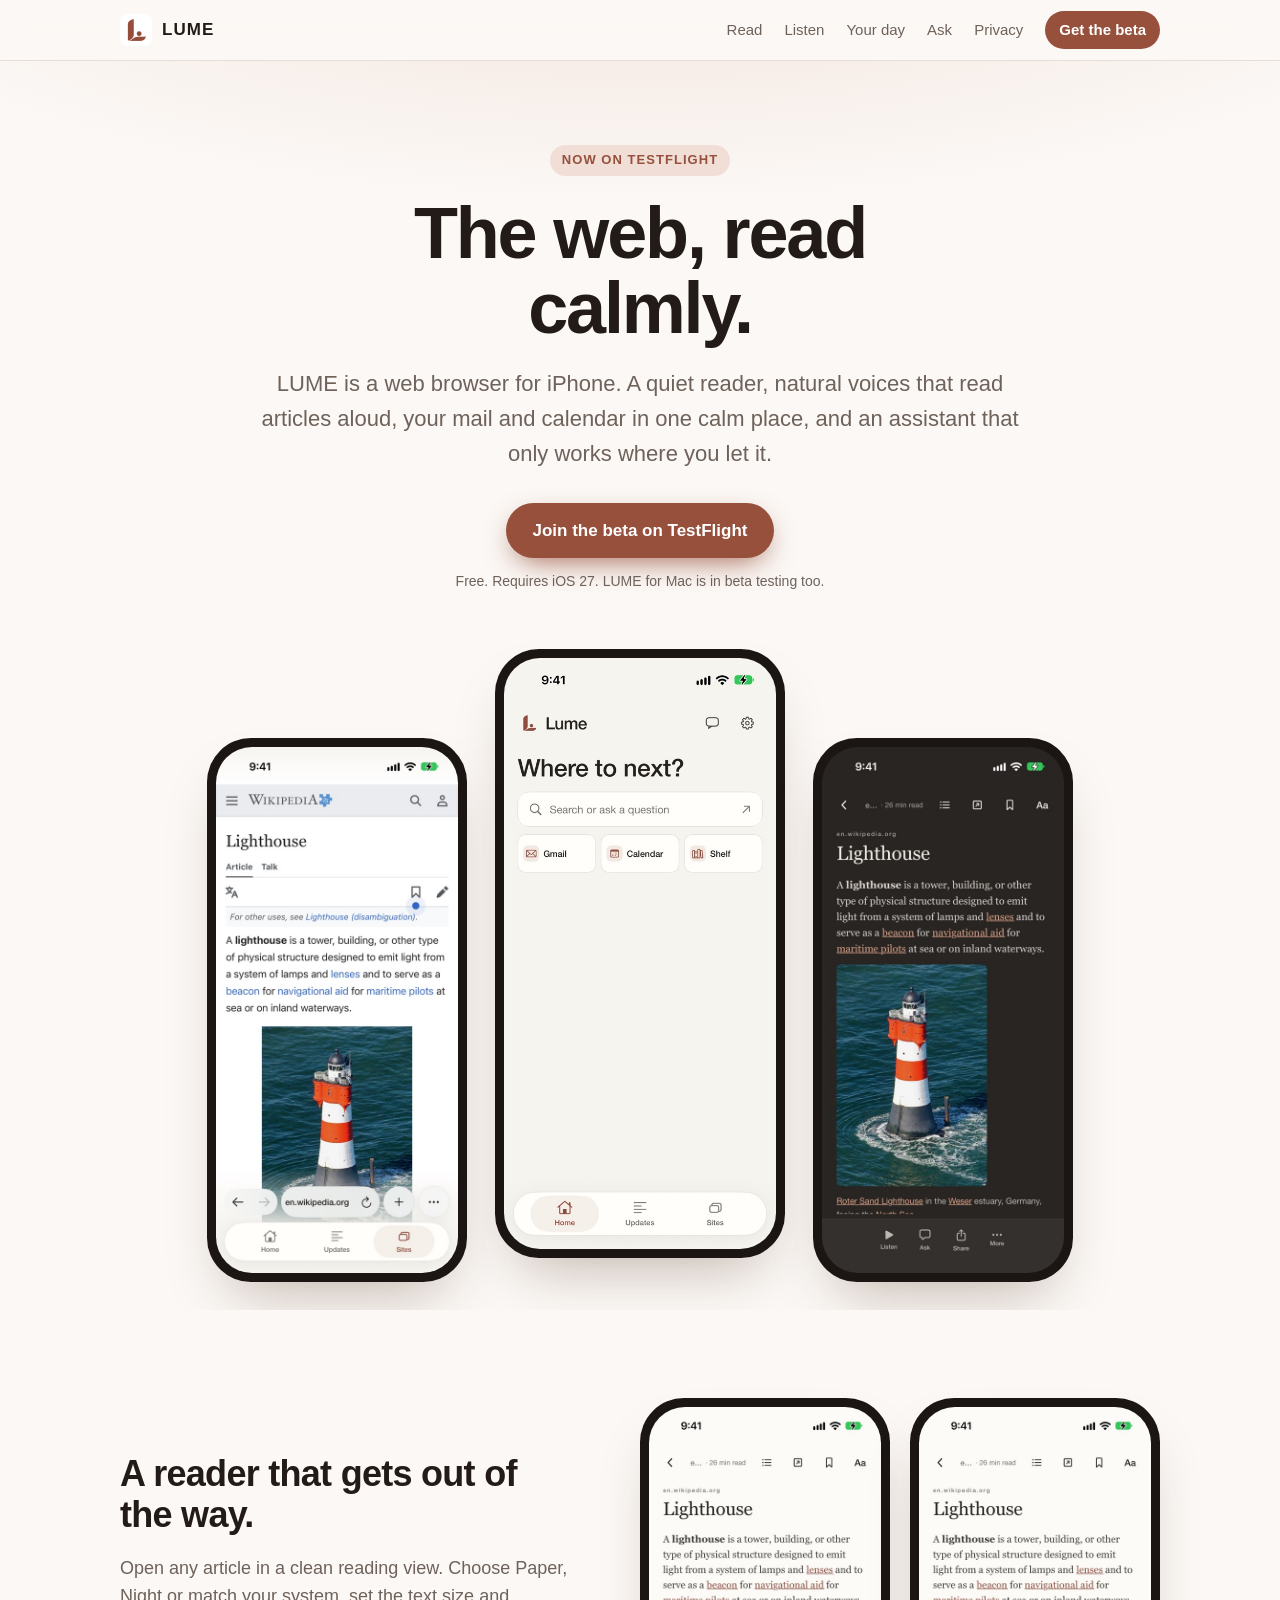
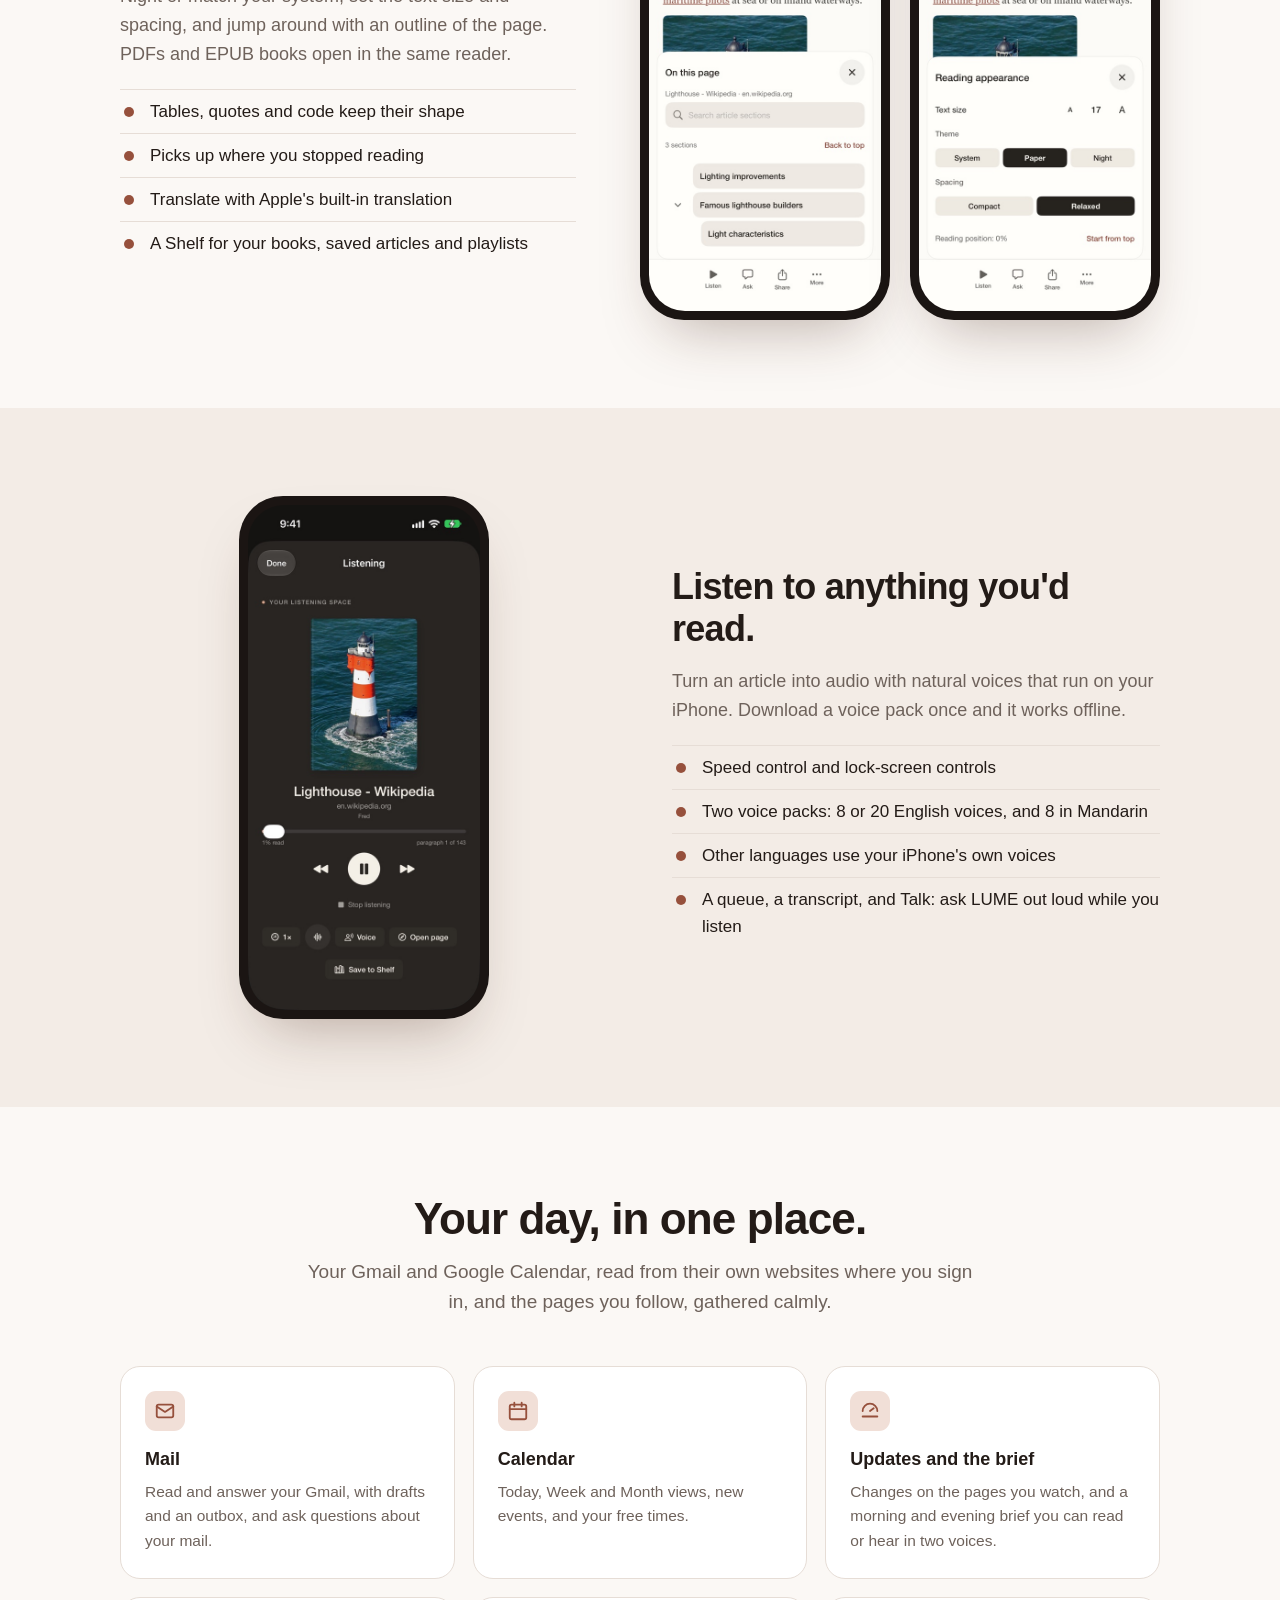
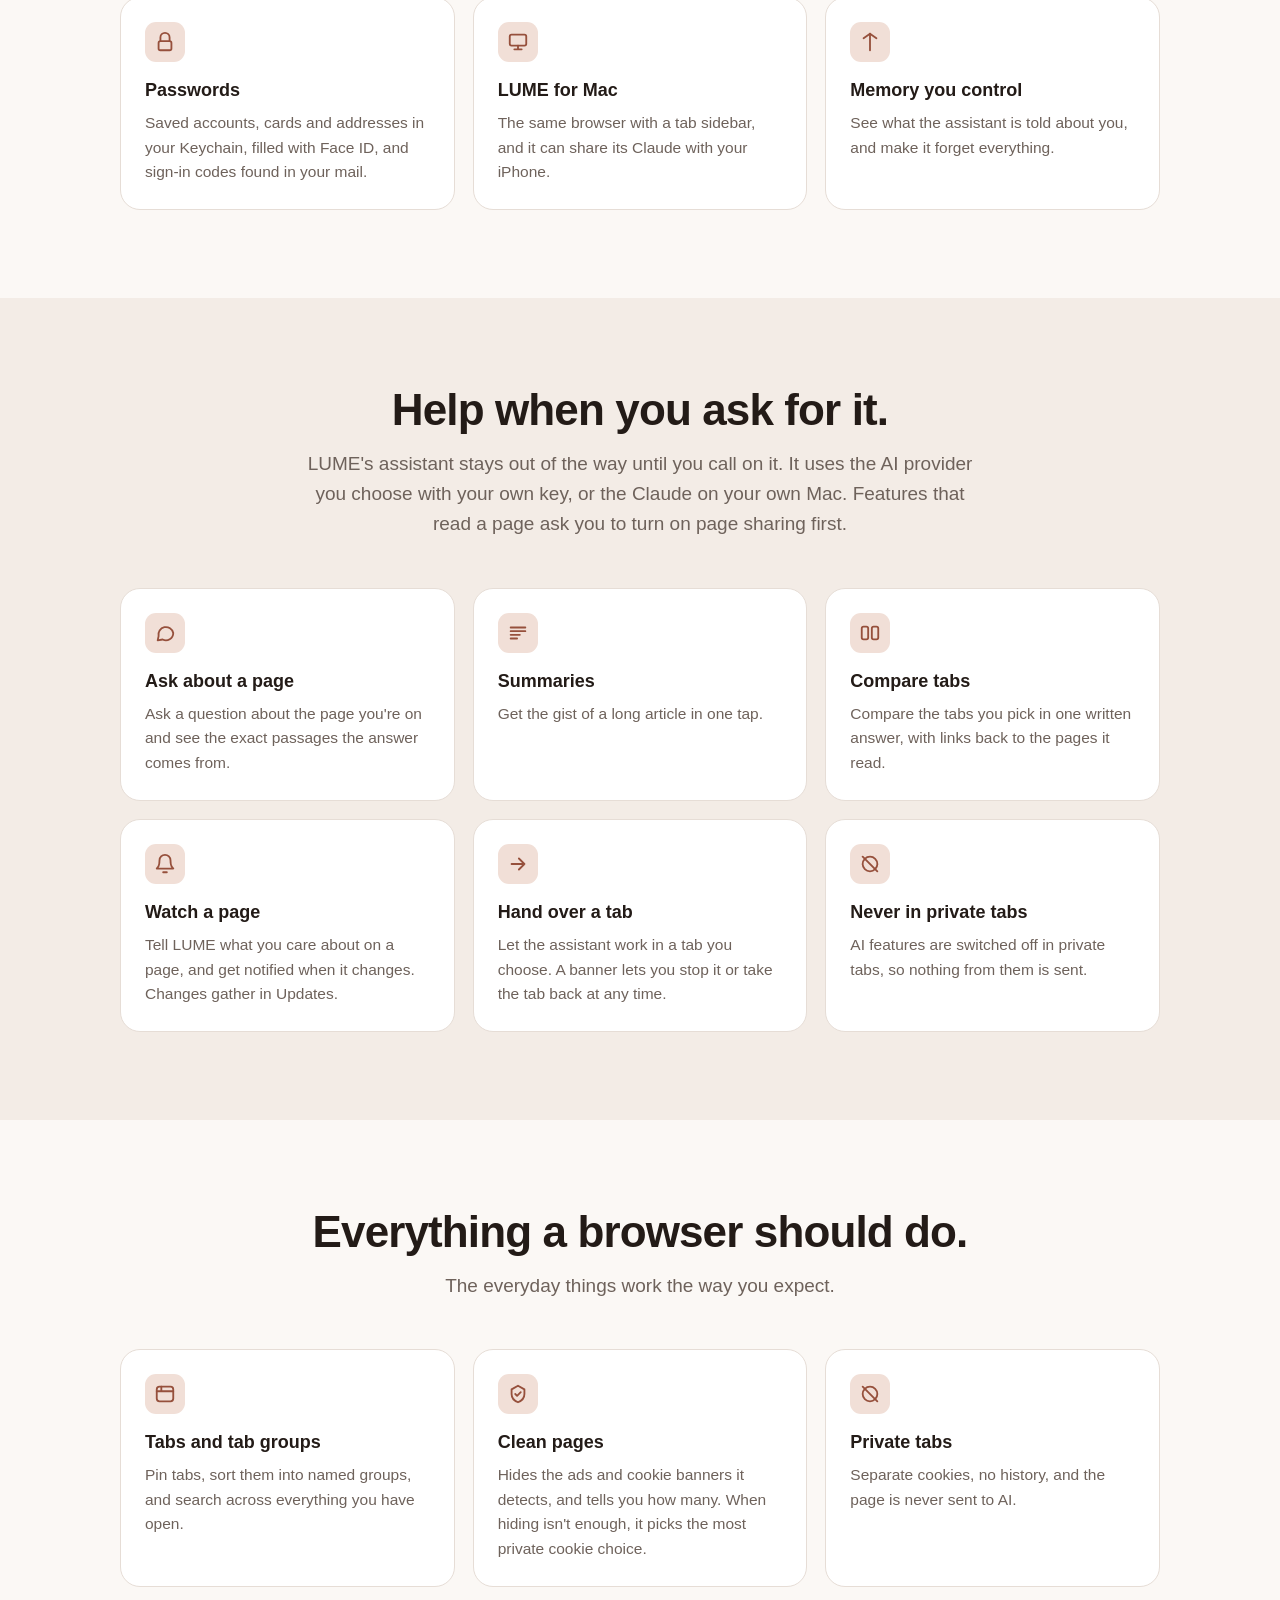
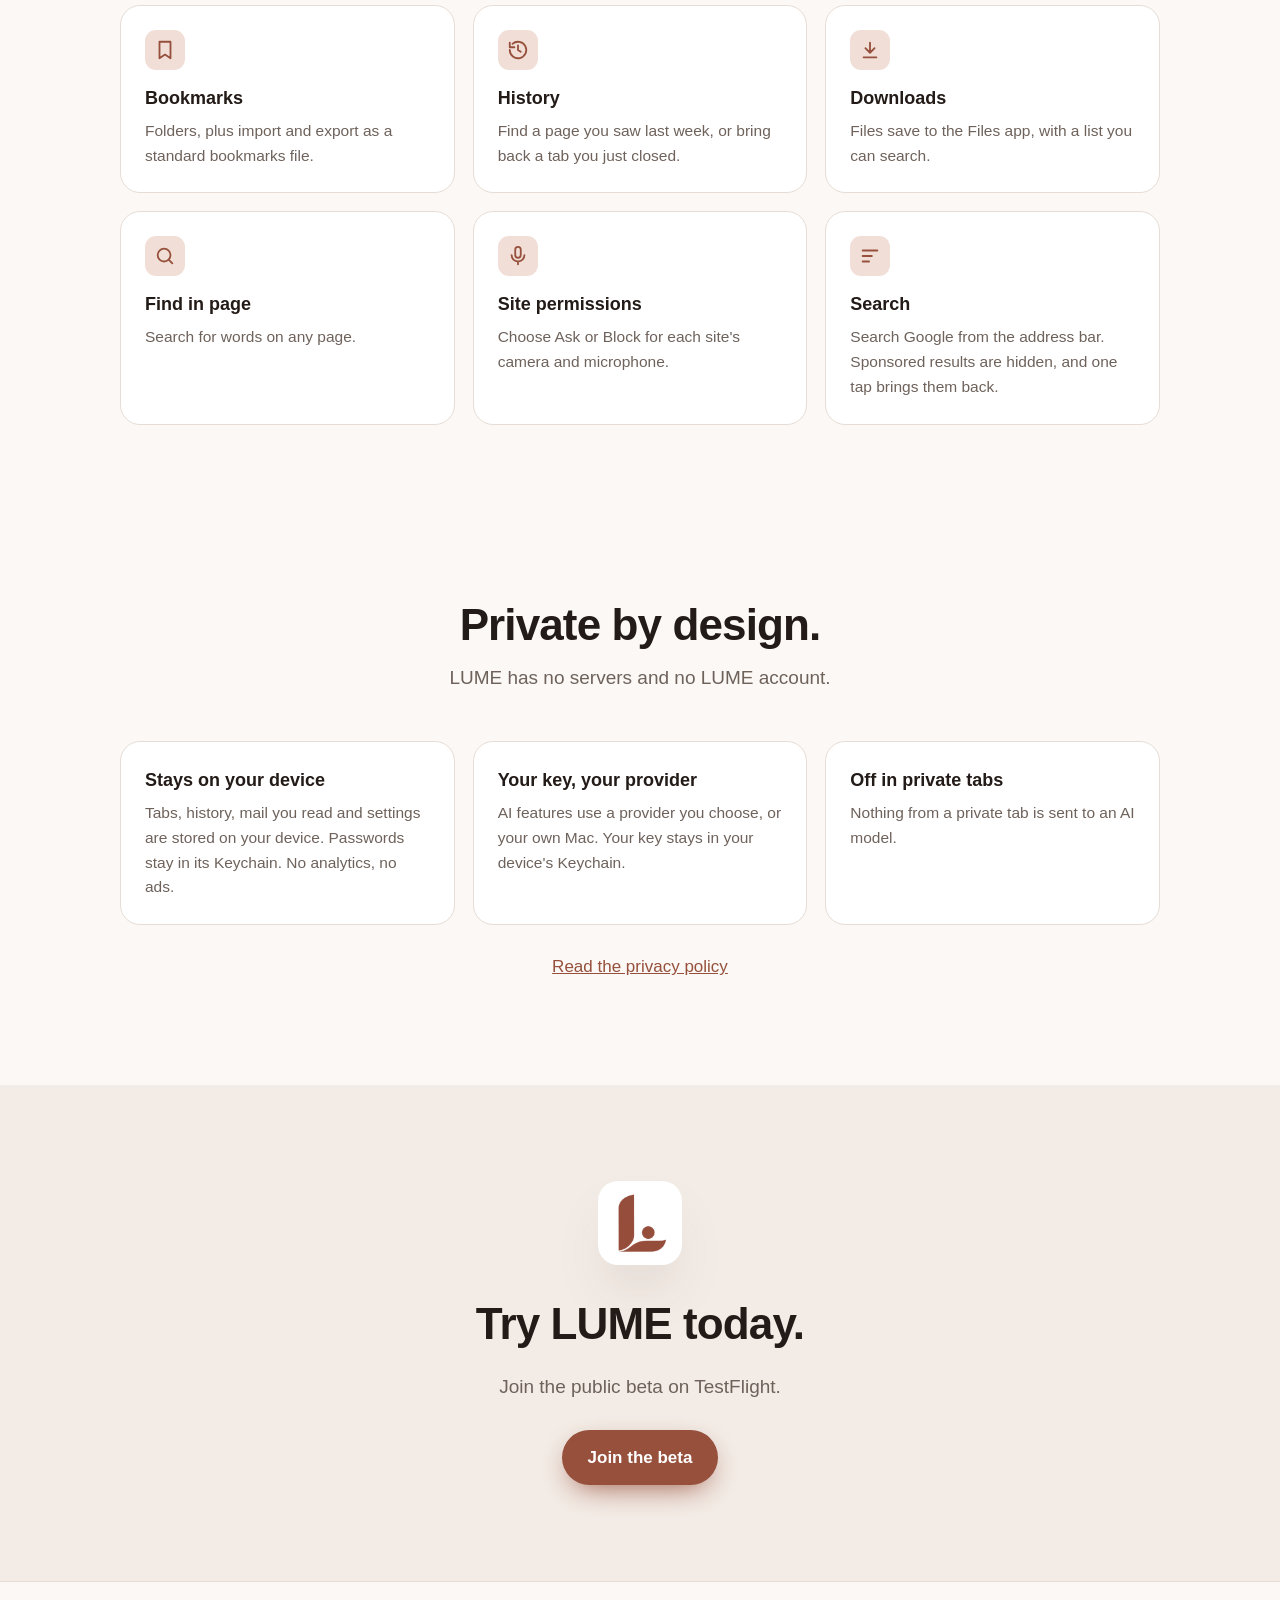
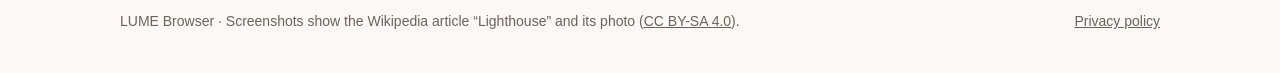
<file: index.html>
<!doctype html>
<html lang="en">
<head>
<meta charset="utf-8">
<meta name="viewport" content="width=device-width, initial-scale=1">
<title>LUME Browser</title>
<meta name="description" content="LUME is a web browser for iPhone and Mac with a calm reader, natural read-aloud voices, your Gmail and calendar, and an assistant that works only where you let it.">
<meta name="theme-color" content="#96503c">
<link rel="icon" href="logo.png">
<link rel="apple-touch-icon" href="logo.png">
<link rel="stylesheet" href="style.css">
</head>
<body>

<nav>
  <div class="wrap">
    <a class="brand" href="./"><img src="logo.png" alt="">LUME</a>
    <div class="links">
      <a href="#read">Read</a>
      <a href="#listen">Listen</a>
      <a href="#day">Your day</a>
      <a href="#ask">Ask</a>
      <a href="privacy.html">Privacy</a>
      <a class="pill" href="https://testflight.apple.com/join/erP8dkqD">Get the beta</a>
    </div>
  </div>
</nav>

<header class="hero">
  <div class="wrap">
    <span class="eyebrow">Now on TestFlight</span>
    <h1>The web, read calmly.</h1>
    <p class="lede">LUME is a web browser for iPhone. A quiet reader, natural voices that read articles aloud, your mail and calendar in one calm place, and an assistant that only works where you let it.</p>
    <a class="cta" href="https://testflight.apple.com/join/erP8dkqD">Join the beta on TestFlight</a>
    <span class="sub">Free. Requires iOS 27. LUME for Mac is in beta testing too.</span>

    <div class="phones">
      <div class="phone"><img src="shots/web.jpg" alt="A web page open in LUME"></div>
      <div class="phone"><img src="shots/home.jpg" alt="LUME's home screen"></div>
      <div class="phone"><img src="shots/reader-night.jpg" alt="An article in LUME's reader, Night theme"></div>
    </div>
  </div>
</header>

<section id="read">
  <div class="wrap split">
    <div class="copy">
      <h3>A reader that gets out of the way.</h3>
      <p>Open any article in a clean reading view. Choose Paper, Night or match your system, set the text size and spacing, and jump around with an outline of the page. PDFs and EPUB books open in the same reader.</p>
      <ul>
        <li>Tables, quotes and code keep their shape</li>
        <li>Picks up where you stopped reading</li>
        <li>Translate with Apple's built-in translation</li>
        <li>A Shelf for your books, saved articles and playlists</li>
      </ul>
    </div>
    <div class="shot">
      <div class="phone"><img src="shots/reader-outline.jpg" alt="The reader's page outline"></div>
      <div class="phone"><img src="shots/reader-controls.jpg" alt="Reading appearance controls"></div>
    </div>
  </div>
</section>

<section id="listen" class="alt">
  <div class="wrap split flip">
    <div class="copy">
      <h3>Listen to anything you'd read.</h3>
      <p>Turn an article into audio with natural voices that run on your iPhone. Download a voice pack once and it works offline.</p>
      <ul>
        <li>Speed control and lock-screen controls</li>
        <li>Two voice packs: 8 or 20 English voices, and 8 in Mandarin</li>
        <li>Other languages use your iPhone's own voices</li>
        <li>A queue, a transcript, and Talk: ask LUME out loud while you listen</li>
      </ul>
    </div>
    <div class="shot">
      <div class="phone"><img src="shots/player.jpg" alt="LUME reading an article aloud"></div>
    </div>
  </div>
</section>

<section id="day">
  <div class="wrap">
    <div class="section-head">
      <h2>Your day, in one place.</h2>
      <p>Your Gmail and Google Calendar, read from their own websites where you sign in, and the pages you follow, gathered calmly.</p>
    </div>
    <div class="grid">
      <div class="card">
        <div class="icon"><svg viewBox="0 0 24 24" fill="none" stroke="currentColor" stroke-width="2" stroke-linecap="round" stroke-linejoin="round"><rect x="3" y="5" width="18" height="14" rx="2"/><path d="M3 7l9 6 9-6"/></svg></div>
        <h4>Mail</h4>
        <p>Read and answer your Gmail, with drafts and an outbox, and ask questions about your mail.</p>
      </div>
      <div class="card">
        <div class="icon"><svg viewBox="0 0 24 24" fill="none" stroke="currentColor" stroke-width="2" stroke-linecap="round" stroke-linejoin="round"><rect x="3" y="5" width="18" height="16" rx="2"/><path d="M3 10h18M8 3v4M16 3v4"/></svg></div>
        <h4>Calendar</h4>
        <p>Today, Week and Month views, new events, and your free times.</p>
      </div>
      <div class="card">
        <div class="icon"><svg viewBox="0 0 24 24" fill="none" stroke="currentColor" stroke-width="2" stroke-linecap="round" stroke-linejoin="round"><path d="M4 12a8 8 0 0 1 16 0"/><path d="M12 12l4-3"/><path d="M4 18h16"/></svg></div>
        <h4>Updates and the brief</h4>
        <p>Changes on the pages you watch, and a morning and evening brief you can read or hear in two voices.</p>
      </div>
      <div class="card">
        <div class="icon"><svg viewBox="0 0 24 24" fill="none" stroke="currentColor" stroke-width="2" stroke-linecap="round" stroke-linejoin="round"><path d="M7 11V7a5 5 0 0 1 10 0v4"/><rect x="5" y="11" width="14" height="10" rx="2"/></svg></div>
        <h4>Passwords</h4>
        <p>Saved accounts, cards and addresses in your Keychain, filled with Face ID, and sign-in codes found in your mail.</p>
      </div>
      <div class="card">
        <div class="icon"><svg viewBox="0 0 24 24" fill="none" stroke="currentColor" stroke-width="2" stroke-linecap="round" stroke-linejoin="round"><rect x="3" y="4" width="18" height="12" rx="2"/><path d="M8 20h8M12 16v4"/></svg></div>
        <h4>LUME for Mac</h4>
        <p>The same browser with a tab sidebar, and it can share its Claude with your iPhone.</p>
      </div>
      <div class="card">
        <div class="icon"><svg viewBox="0 0 24 24" fill="none" stroke="currentColor" stroke-width="2" stroke-linecap="round" stroke-linejoin="round"><path d="M12 3v18"/><path d="M5 8l7-5 7 5"/></svg></div>
        <h4>Memory you control</h4>
        <p>See what the assistant is told about you, and make it forget everything.</p>
      </div>
    </div>
  </div>
</section>

<section id="ask" class="alt">
  <div class="wrap">
    <div class="section-head">
      <h2>Help when you ask for it.</h2>
      <p>LUME's assistant stays out of the way until you call on it. It uses the AI provider you choose with your own key, or the Claude on your own Mac. Features that read a page ask you to turn on page sharing first.</p>
    </div>
    <div class="grid">
      <div class="card">
        <div class="icon"><svg viewBox="0 0 24 24" fill="none" stroke="currentColor" stroke-width="2" stroke-linecap="round" stroke-linejoin="round"><path d="M21 12a8 8 0 0 1-11.6 7.1L4 20l1-4.6A8 8 0 1 1 21 12z"/></svg></div>
        <h4>Ask about a page</h4>
        <p>Ask a question about the page you're on and see the exact passages the answer comes from.</p>
      </div>
      <div class="card">
        <div class="icon"><svg viewBox="0 0 24 24" fill="none" stroke="currentColor" stroke-width="2" stroke-linecap="round" stroke-linejoin="round"><path d="M4 6h16M4 10h16M4 14h10M4 18h7"/></svg></div>
        <h4>Summaries</h4>
        <p>Get the gist of a long article in one tap.</p>
      </div>
      <div class="card">
        <div class="icon"><svg viewBox="0 0 24 24" fill="none" stroke="currentColor" stroke-width="2" stroke-linecap="round" stroke-linejoin="round"><rect x="3" y="5" width="7" height="14" rx="2"/><rect x="14" y="5" width="7" height="14" rx="2"/></svg></div>
        <h4>Compare tabs</h4>
        <p>Compare the tabs you pick in one written answer, with links back to the pages it read.</p>
      </div>
      <div class="card">
        <div class="icon"><svg viewBox="0 0 24 24" fill="none" stroke="currentColor" stroke-width="2" stroke-linecap="round" stroke-linejoin="round"><path d="M6 8a6 6 0 0 1 12 0c0 7 3 9 3 9H3s3-2 3-9"/><path d="M10 21h4"/></svg></div>
        <h4>Watch a page</h4>
        <p>Tell LUME what you care about on a page, and get notified when it changes. Changes gather in Updates.</p>
      </div>
      <div class="card">
        <div class="icon"><svg viewBox="0 0 24 24" fill="none" stroke="currentColor" stroke-width="2" stroke-linecap="round" stroke-linejoin="round"><path d="M5 12h14M13 6l6 6-6 6"/></svg></div>
        <h4>Hand over a tab</h4>
        <p>Let the assistant work in a tab you choose. A banner lets you stop it or take the tab back at any time.</p>
      </div>
      <div class="card">
        <div class="icon"><svg viewBox="0 0 24 24" fill="none" stroke="currentColor" stroke-width="2" stroke-linecap="round" stroke-linejoin="round"><circle cx="12" cy="12" r="8"/><path d="M4 4l16 16"/></svg></div>
        <h4>Never in private tabs</h4>
        <p>AI features are switched off in private tabs, so nothing from them is sent.</p>
      </div>
    </div>
  </div>
</section>

<section>
  <div class="wrap">
    <div class="section-head">
      <h2>Everything a browser should do.</h2>
      <p>The everyday things work the way you expect.</p>
    </div>
    <div class="grid">
      <div class="card">
        <div class="icon"><svg viewBox="0 0 24 24" fill="none" stroke="currentColor" stroke-width="2" stroke-linecap="round" stroke-linejoin="round"><rect x="3" y="4" width="18" height="16" rx="3"/><path d="M3 9h18M8 4v5"/></svg></div>
        <h4>Tabs and tab groups</h4>
        <p>Pin tabs, sort them into named groups, and search across everything you have open.</p>
      </div>
      <div class="card">
        <div class="icon"><svg viewBox="0 0 24 24" fill="none" stroke="currentColor" stroke-width="2" stroke-linecap="round" stroke-linejoin="round"><path d="M12 3l7 4v5c0 4.5-3 7.5-7 9-4-1.5-7-4.5-7-9V7z"/><path d="M9 12l2 2 4-4"/></svg></div>
        <h4>Clean pages</h4>
        <p>Hides the ads and cookie banners it detects, and tells you how many. When hiding isn't enough, it picks the most private cookie choice.</p>
      </div>
      <div class="card">
        <div class="icon"><svg viewBox="0 0 24 24" fill="none" stroke="currentColor" stroke-width="2" stroke-linecap="round" stroke-linejoin="round"><circle cx="12" cy="12" r="8"/><path d="M4 4l16 16"/></svg></div>
        <h4>Private tabs</h4>
        <p>Separate cookies, no history, and the page is never sent to AI.</p>
      </div>
      <div class="card">
        <div class="icon"><svg viewBox="0 0 24 24" fill="none" stroke="currentColor" stroke-width="2" stroke-linecap="round" stroke-linejoin="round"><path d="M6 3h12v18l-6-4-6 4z"/></svg></div>
        <h4>Bookmarks</h4>
        <p>Folders, plus import and export as a standard bookmarks file.</p>
      </div>
      <div class="card">
        <div class="icon"><svg viewBox="0 0 24 24" fill="none" stroke="currentColor" stroke-width="2" stroke-linecap="round" stroke-linejoin="round"><path d="M3 12a9 9 0 1 0 3-6.7"/><path d="M3 4v5h5M12 7v5l3 2"/></svg></div>
        <h4>History</h4>
        <p>Find a page you saw last week, or bring back a tab you just closed.</p>
      </div>
      <div class="card">
        <div class="icon"><svg viewBox="0 0 24 24" fill="none" stroke="currentColor" stroke-width="2" stroke-linecap="round" stroke-linejoin="round"><path d="M12 4v11M7 10l5 5 5-5M5 20h14"/></svg></div>
        <h4>Downloads</h4>
        <p>Files save to the Files app, with a list you can search.</p>
      </div>
      <div class="card">
        <div class="icon"><svg viewBox="0 0 24 24" fill="none" stroke="currentColor" stroke-width="2" stroke-linecap="round" stroke-linejoin="round"><circle cx="11" cy="11" r="7"/><path d="M20 20l-4-4"/></svg></div>
        <h4>Find in page</h4>
        <p>Search for words on any page.</p>
      </div>
      <div class="card">
        <div class="icon"><svg viewBox="0 0 24 24" fill="none" stroke="currentColor" stroke-width="2" stroke-linecap="round" stroke-linejoin="round"><path d="M12 2a3 3 0 0 0-3 3v6a3 3 0 0 0 6 0V5a3 3 0 0 0-3-3z"/><path d="M5 11a7 7 0 0 0 14 0M12 18v3"/></svg></div>
        <h4>Site permissions</h4>
        <p>Choose Ask or Block for each site's camera and microphone.</p>
      </div>
      <div class="card">
        <div class="icon"><svg viewBox="0 0 24 24" fill="none" stroke="currentColor" stroke-width="2" stroke-linecap="round" stroke-linejoin="round"><path d="M4 6h16M4 12h10M4 18h7"/></svg></div>
        <h4>Search</h4>
        <p>Search Google from the address bar. Sponsored results are hidden, and one tap brings them back.</p>
      </div>
    </div>
  </div>
</section>

<section class="band">
  <div class="wrap">
    <div class="section-head">
      <h2>Private by design.</h2>
      <p>LUME has no servers and no LUME account.</p>
    </div>
    <div class="cards">
      <div class="card"><h4>Stays on your device</h4><p>Tabs, history, mail you read and settings are stored on your device. Passwords stay in its Keychain. No analytics, no ads.</p></div>
      <div class="card"><h4>Your key, your provider</h4><p>AI features use a provider you choose, or your own Mac. Your key stays in your device's Keychain.</p></div>
      <div class="card"><h4>Off in private tabs</h4><p>Nothing from a private tab is sent to an AI model.</p></div>
    </div>
    <p style="margin-top:28px"><a href="privacy.html">Read the privacy policy</a></p>
  </div>
</section>

<section class="final alt">
  <div class="wrap">
    <img class="mark" src="logo.png" alt="">
    <h2>Try LUME today.</h2>
    <p>Join the public beta on TestFlight.</p>
    <a class="cta" href="https://testflight.apple.com/join/erP8dkqD">Join the beta</a>
  </div>
</section>

<footer>
  <div class="wrap">
    <span>LUME Browser · Screenshots show the Wikipedia article “Lighthouse” and its photo (<a href="https://creativecommons.org/licenses/by-sa/4.0/">CC BY-SA 4.0</a>).</span>
    <span><a href="privacy.html">Privacy policy</a></span>
  </div>
</footer>

</body>
</html>
</file>
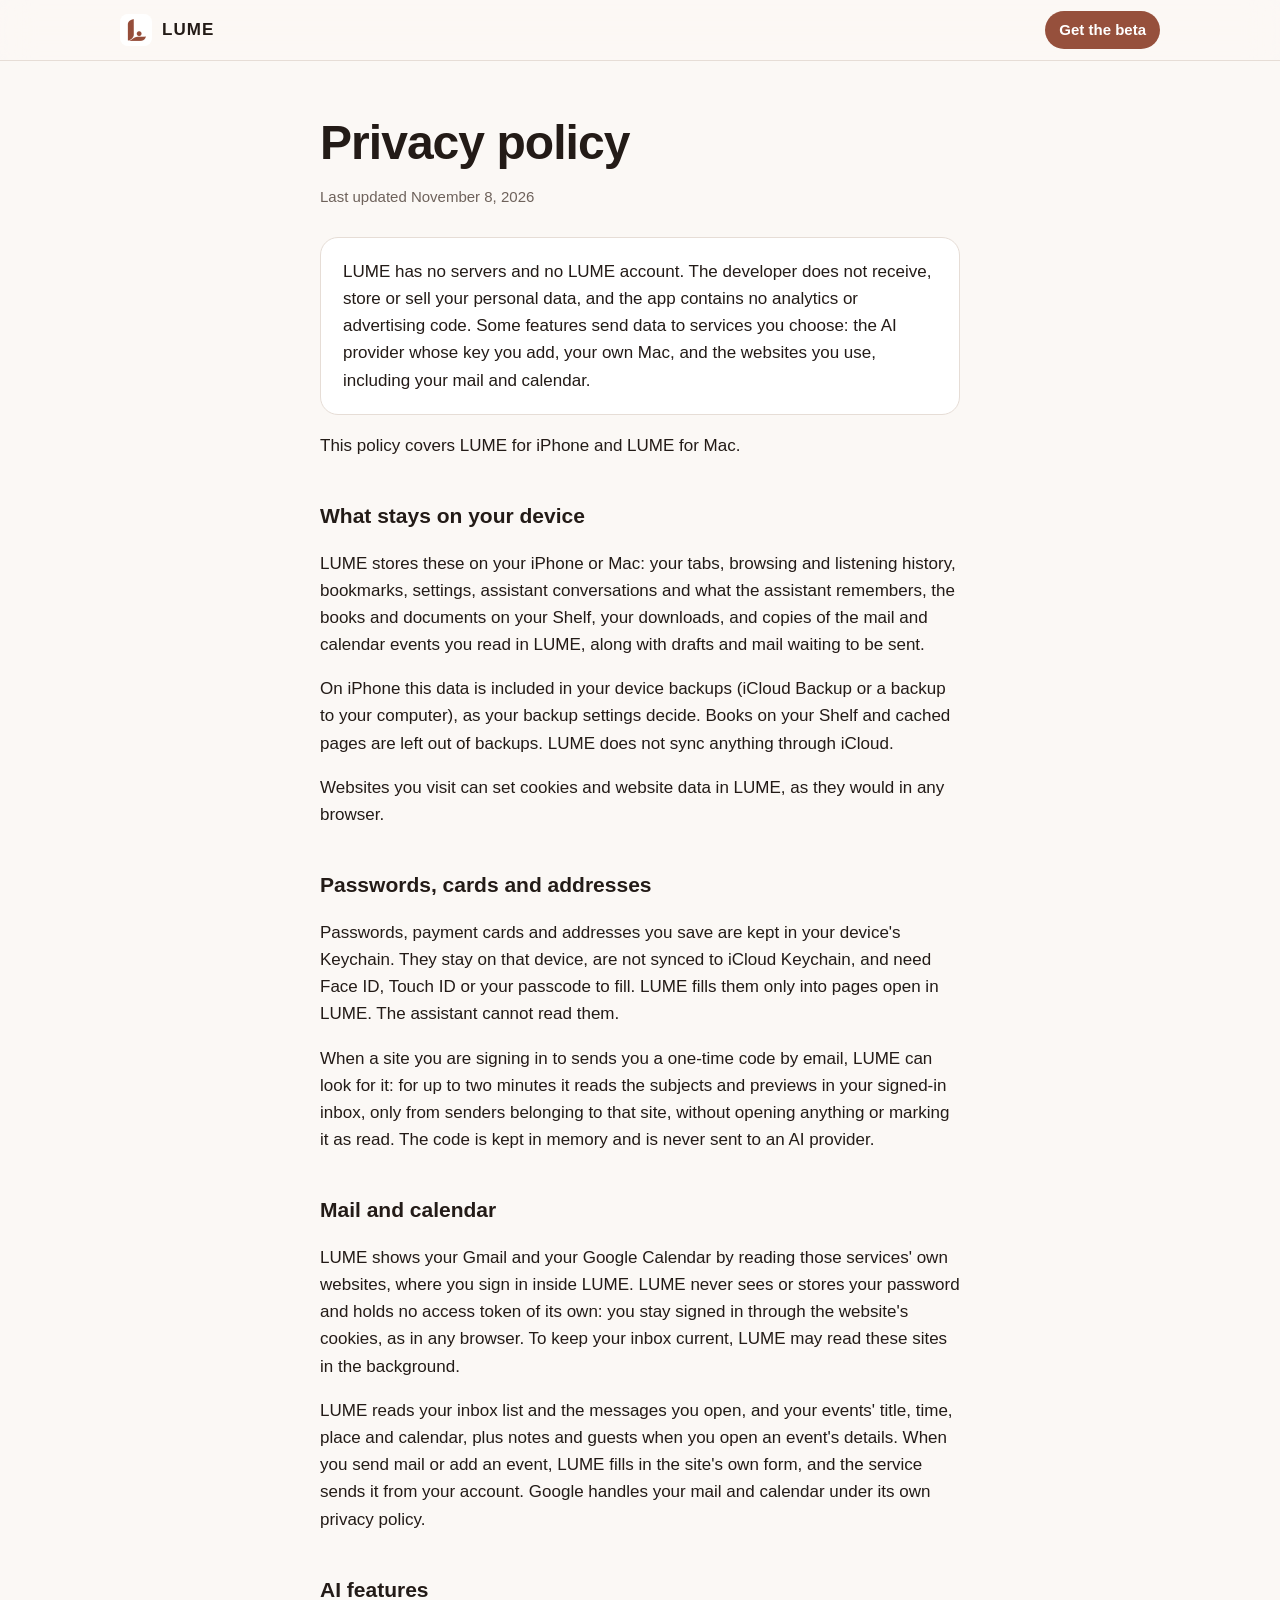
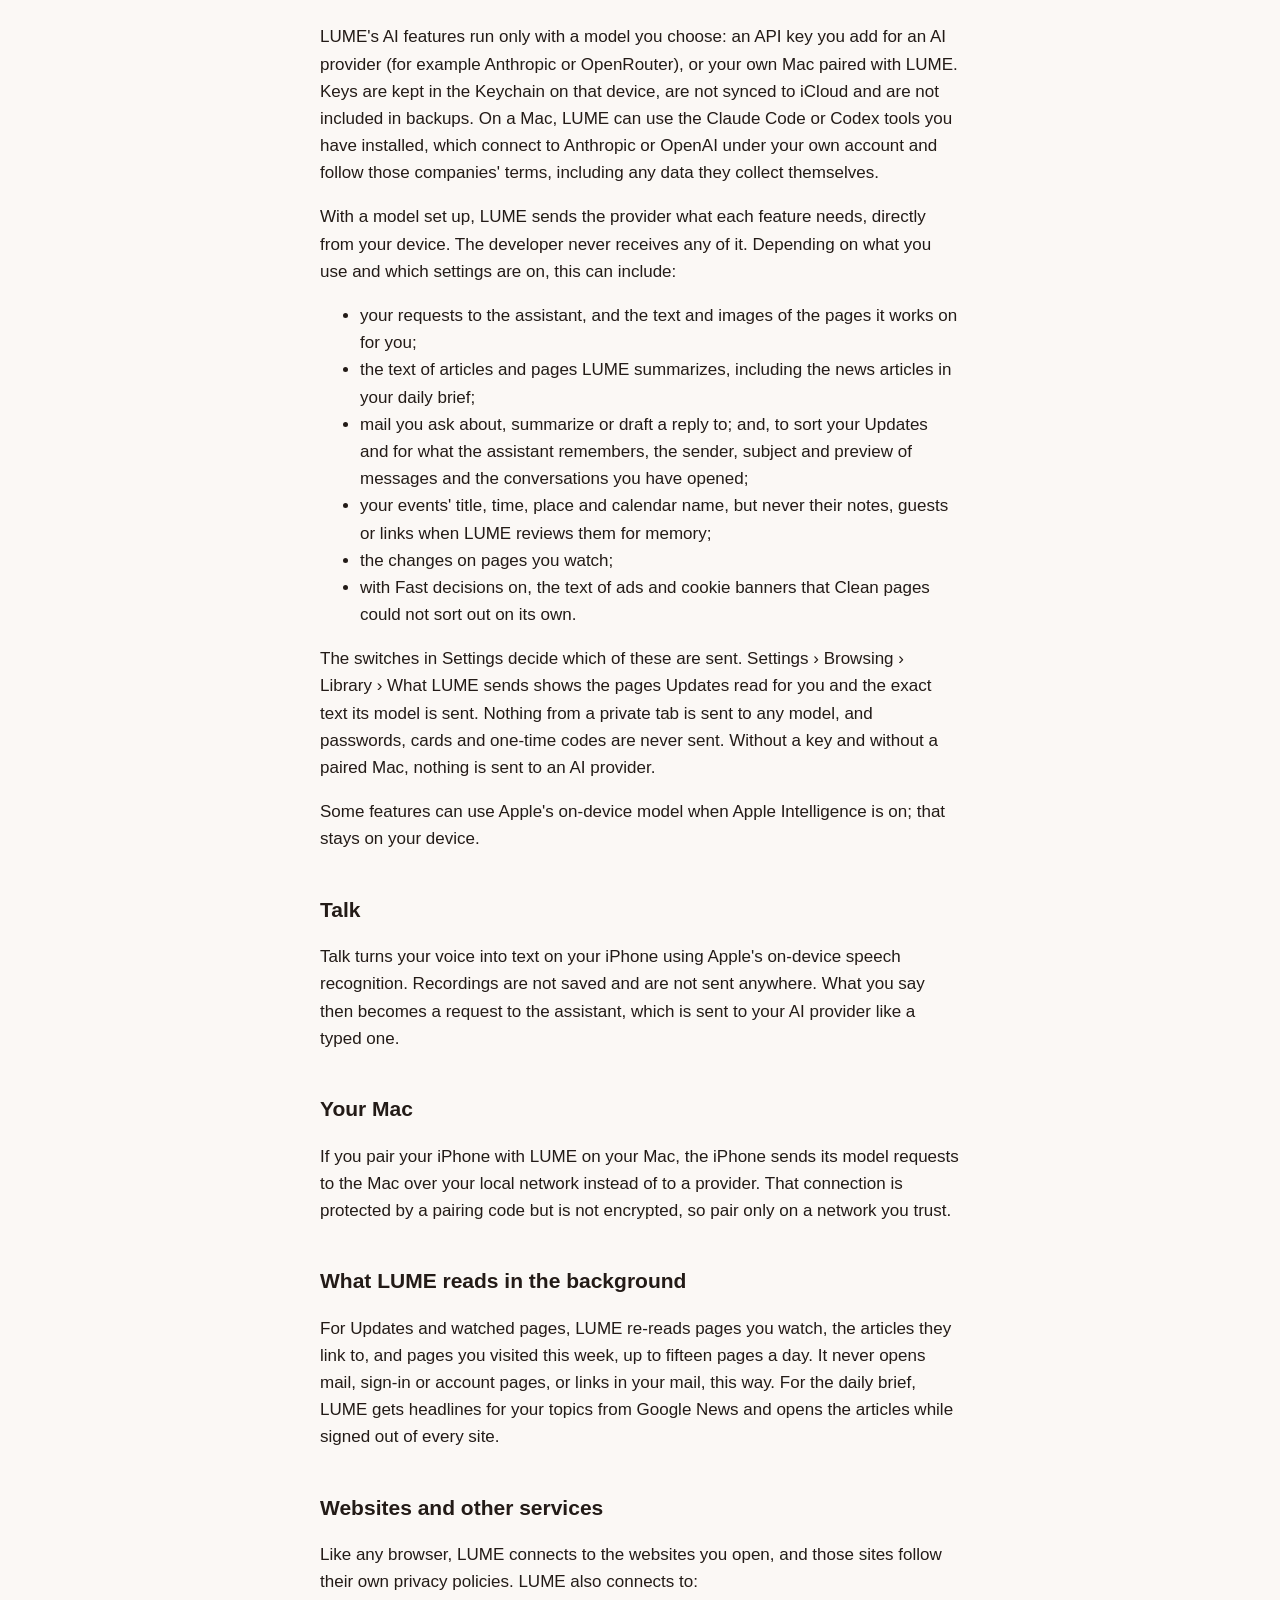
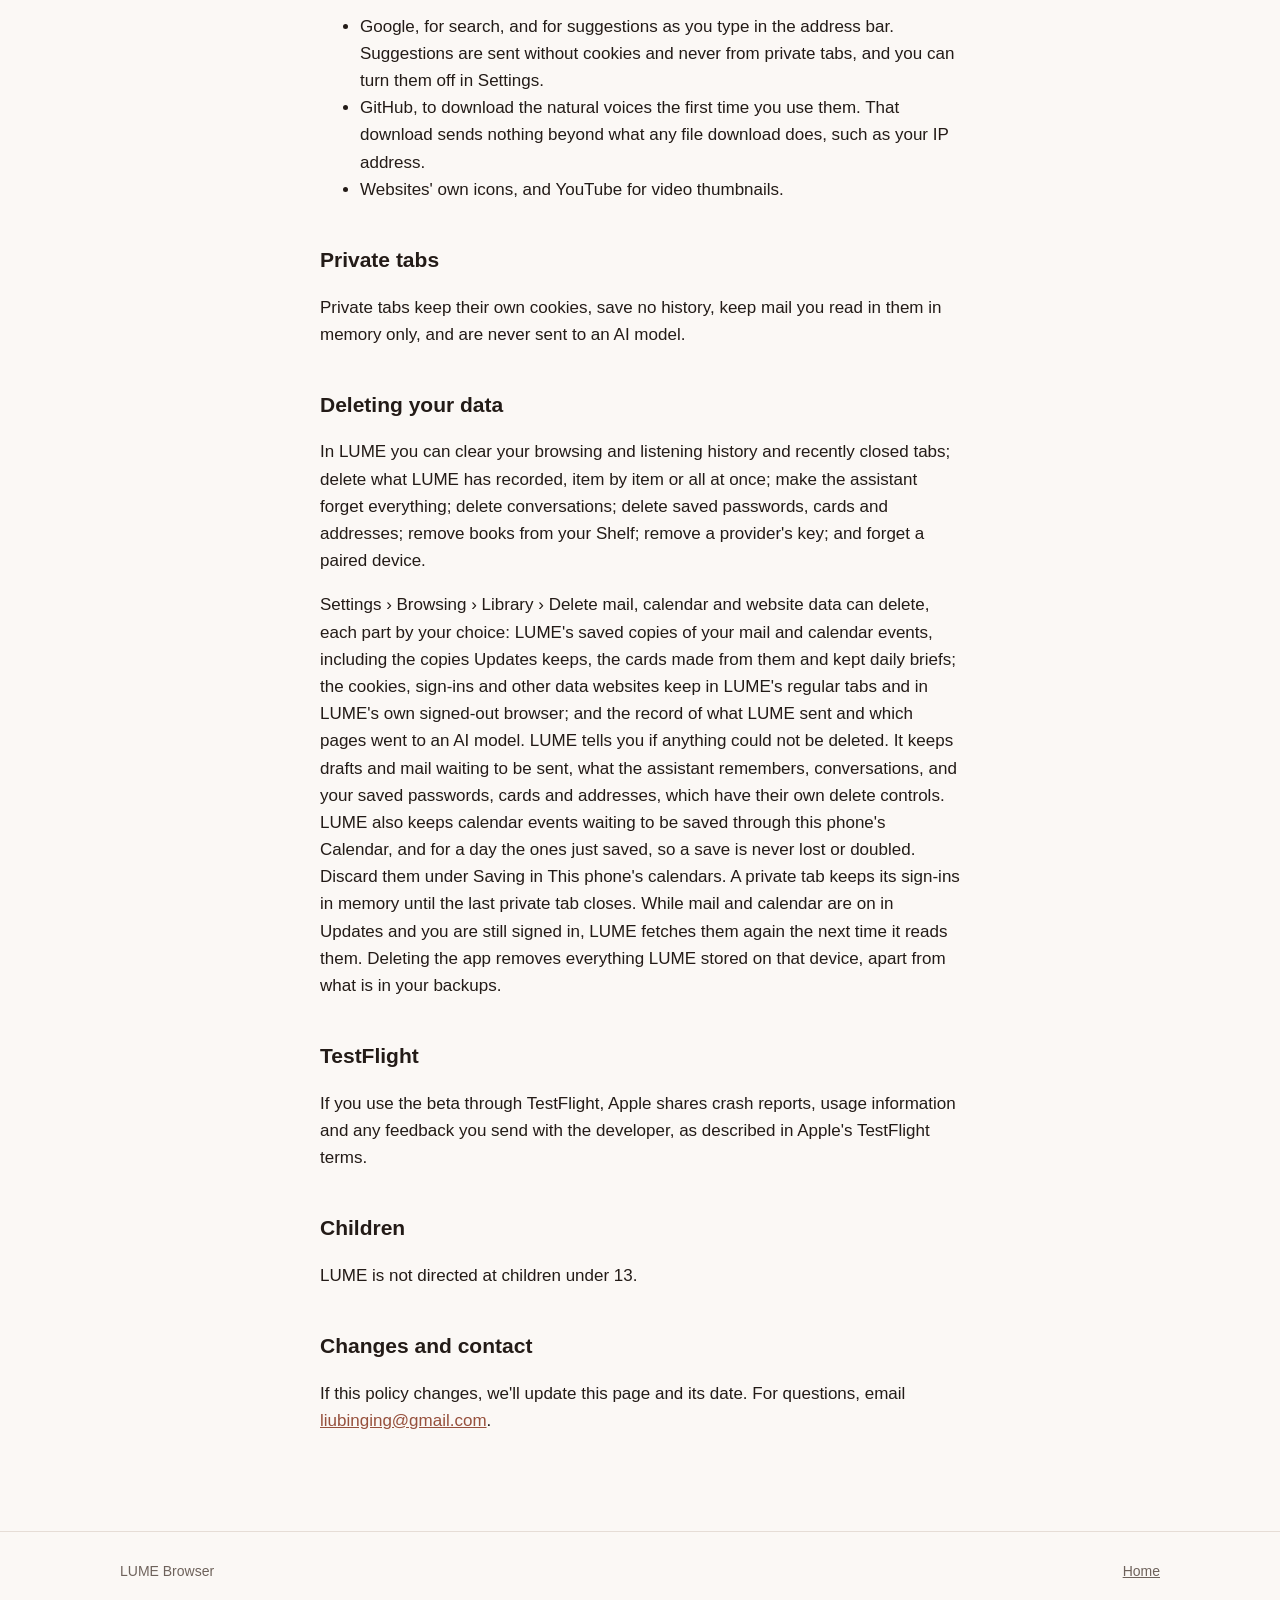
<file: privacy.html>
<!doctype html>
<html lang="en">
<head>
<meta charset="utf-8">
<meta name="viewport" content="width=device-width, initial-scale=1">
<title>LUME Privacy Policy</title>
<link rel="icon" href="logo.png">
<link rel="stylesheet" href="style.css">
</head>
<body>
<nav>
  <div class="wrap">
    <a class="brand" href="./"><img src="logo.png" alt="">LUME</a>
    <div class="links"><a class="pill" href="https://testflight.apple.com/join/erP8dkqD">Get the beta</a></div>
  </div>
</nav>
<main class="doc">

  <h1>Privacy policy</h1>
  <p class="updated">Last updated November 8, 2026</p>

  <p class="summary">LUME has no servers and no LUME account. The developer does not receive, store or sell your personal data, and the app contains no analytics or advertising code. Some features send data to services you choose: the AI provider whose key you add, your own Mac, and the websites you use, including your mail and calendar.</p>

  <p>This policy covers LUME for iPhone and LUME for Mac.</p>

  <h2>What stays on your device</h2>
  <p>LUME stores these on your iPhone or Mac: your tabs, browsing and listening history, bookmarks, settings, assistant conversations and what the assistant remembers, the books and documents on your Shelf, your downloads, and copies of the mail and calendar events you read in LUME, along with drafts and mail waiting to be sent.</p>
  <p>On iPhone this data is included in your device backups (iCloud Backup or a backup to your computer), as your backup settings decide. Books on your Shelf and cached pages are left out of backups. LUME does not sync anything through iCloud.</p>
  <p>Websites you visit can set cookies and website data in LUME, as they would in any browser.</p>

  <h2>Passwords, cards and addresses</h2>
  <p>Passwords, payment cards and addresses you save are kept in your device's Keychain. They stay on that device, are not synced to iCloud Keychain, and need Face ID, Touch ID or your passcode to fill. LUME fills them only into pages open in LUME. The assistant cannot read them.</p>
  <p>When a site you are signing in to sends you a one-time code by email, LUME can look for it: for up to two minutes it reads the subjects and previews in your signed-in inbox, only from senders belonging to that site, without opening anything or marking it as read. The code is kept in memory and is never sent to an AI provider.</p>

  <h2>Mail and calendar</h2>
  <p>LUME shows your Gmail and your Google Calendar by reading those services' own websites, where you sign in inside LUME. LUME never sees or stores your password and holds no access token of its own: you stay signed in through the website's cookies, as in any browser. To keep your inbox current, LUME may read these sites in the background.</p>
  <p>LUME reads your inbox list and the messages you open, and your events' title, time, place and calendar, plus notes and guests when you open an event's details. When you send mail or add an event, LUME fills in the site's own form, and the service sends it from your account. Google handles your mail and calendar under its own privacy policy.</p>

  <h2>AI features</h2>
  <p>LUME's AI features run only with a model you choose: an API key you add for an AI provider (for example Anthropic or OpenRouter), or your own Mac paired with LUME. Keys are kept in the Keychain on that device, are not synced to iCloud and are not included in backups. On a Mac, LUME can use the Claude Code or Codex tools you have installed, which connect to Anthropic or OpenAI under your own account and follow those companies' terms, including any data they collect themselves.</p>
  <p>With a model set up, LUME sends the provider what each feature needs, directly from your device. The developer never receives any of it. Depending on what you use and which settings are on, this can include:</p>
  <ul>
    <li>your requests to the assistant, and the text and images of the pages it works on for you;</li>
    <li>the text of articles and pages LUME summarizes, including the news articles in your daily brief;</li>
    <li>mail you ask about, summarize or draft a reply to; and, to sort your Updates and for what the assistant remembers, the sender, subject and preview of messages and the conversations you have opened;</li>
    <li>your events' title, time, place and calendar name, but never their notes, guests or links when LUME reviews them for memory;</li>
    <li>the changes on pages you watch;</li>
    <li>with Fast decisions on, the text of ads and cookie banners that Clean pages could not sort out on its own.</li>
  </ul>
  <p>The switches in Settings decide which of these are sent. Settings › Browsing › Library › What LUME sends shows the pages Updates read for you and the exact text its model is sent. Nothing from a private tab is sent to any model, and passwords, cards and one-time codes are never sent. Without a key and without a paired Mac, nothing is sent to an AI provider.</p>
  <p>Some features can use Apple's on-device model when Apple Intelligence is on; that stays on your device.</p>

  <h2>Talk</h2>
  <p>Talk turns your voice into text on your iPhone using Apple's on-device speech recognition. Recordings are not saved and are not sent anywhere. What you say then becomes a request to the assistant, which is sent to your AI provider like a typed one.</p>

  <h2>Your Mac</h2>
  <p>If you pair your iPhone with LUME on your Mac, the iPhone sends its model requests to the Mac over your local network instead of to a provider. That connection is protected by a pairing code but is not encrypted, so pair only on a network you trust.</p>

  <h2>What LUME reads in the background</h2>
  <p>For Updates and watched pages, LUME re-reads pages you watch, the articles they link to, and pages you visited this week, up to fifteen pages a day. It never opens mail, sign-in or account pages, or links in your mail, this way. For the daily brief, LUME gets headlines for your topics from Google News and opens the articles while signed out of every site.</p>

  <h2>Websites and other services</h2>
  <p>Like any browser, LUME connects to the websites you open, and those sites follow their own privacy policies. LUME also connects to:</p>
  <ul>
    <li>Google, for search, and for suggestions as you type in the address bar. Suggestions are sent without cookies and never from private tabs, and you can turn them off in Settings.</li>
    <li>GitHub, to download the natural voices the first time you use them. That download sends nothing beyond what any file download does, such as your IP address.</li>
    <li>Websites' own icons, and YouTube for video thumbnails.</li>
  </ul>

  <h2>Private tabs</h2>
  <p>Private tabs keep their own cookies, save no history, keep mail you read in them in memory only, and are never sent to an AI model.</p>

  <h2>Deleting your data</h2>
  <p>In LUME you can clear your browsing and listening history and recently closed tabs; delete what LUME has recorded, item by item or all at once; make the assistant forget everything; delete conversations; delete saved passwords, cards and addresses; remove books from your Shelf; remove a provider's key; and forget a paired device.</p>
  <p>Settings › Browsing › Library › Delete mail, calendar and website data can delete, each part by your choice: LUME's saved copies of your mail and calendar events, including the copies Updates keeps, the cards made from them and kept daily briefs; the cookies, sign-ins and other data websites keep in LUME's regular tabs and in LUME's own signed-out browser; and the record of what LUME sent and which pages went to an AI model. LUME tells you if anything could not be deleted. It keeps drafts and mail waiting to be sent, what the assistant remembers, conversations, and your saved passwords, cards and addresses, which have their own delete controls. LUME also keeps calendar events waiting to be saved through this phone's Calendar, and for a day the ones just saved, so a save is never lost or doubled. Discard them under Saving in This phone's calendars. A private tab keeps its sign-ins in memory until the last private tab closes. While mail and calendar are on in Updates and you are still signed in, LUME fetches them again the next time it reads them. Deleting the app removes everything LUME stored on that device, apart from what is in your backups.</p>

  <h2>TestFlight</h2>
  <p>If you use the beta through TestFlight, Apple shares crash reports, usage information and any feedback you send with the developer, as described in Apple's TestFlight terms.</p>

  <h2>Children</h2>
  <p>LUME is not directed at children under 13.</p>

  <h2>Changes and contact</h2>
  <p>If this policy changes, we'll update this page and its date. For questions, email <a href="mailto:liubinging@gmail.com">liubinging@gmail.com</a>.</p>

</main>
<footer>
  <div class="wrap"><span>LUME Browser</span><span><a href="./">Home</a></span></div>
</footer>
</body>
</html>
</file>
<file: style.css>
:root {
  --bg: #fbf8f5;
  --bg-alt: #f3ece6;
  --card: #ffffff;
  --fg: #231b17;
  --muted: #6e625b;
  --accent: #96503c;
  --accent-soft: #f1dfd7;
  --rule: #e6ddd6;
  --frame: #1b1513;
  --shadow: 0 30px 60px -25px rgba(70, 35, 20, 0.35);
}
@media (prefers-color-scheme: dark) {
  :root {
    --bg: #14100e;
    --bg-alt: #1c1714;
    --card: #221c19;
    --fg: #f3ebe5;
    --muted: #a99d95;
    --accent: #e0947b;
    --accent-soft: #3a2721;
    --rule: #332b27;
    --frame: #000;
    --shadow: 0 30px 60px -25px rgba(0, 0, 0, 0.8);
  }
}
* { box-sizing: border-box; }
html { scroll-behavior: smooth; }
body {
  margin: 0;
  background: var(--bg);
  color: var(--fg);
  font: 17px/1.6 -apple-system, BlinkMacSystemFont, "SF Pro Text", "Helvetica Neue", Arial, sans-serif;
  -webkit-font-smoothing: antialiased;
}
img { max-width: 100%; display: block; }
a { color: var(--accent); }
.wrap { max-width: 1080px; margin: 0 auto; padding: 0 20px; }

/* Nav */
nav { position: sticky; top: 0; z-index: 10; backdrop-filter: saturate(180%) blur(16px); -webkit-backdrop-filter: saturate(180%) blur(16px); background: color-mix(in srgb, var(--bg) 78%, transparent); border-bottom: 1px solid var(--rule); }
nav .wrap { display: flex; align-items: center; justify-content: space-between; height: 60px; }
.brand { display: flex; align-items: center; gap: 10px; color: inherit; text-decoration: none; font-weight: 700; letter-spacing: 0.06em; }
.brand img { width: 32px; height: 32px; border-radius: 8px; background: #fff; }
nav .links { display: flex; gap: 22px; align-items: center; font-size: 15px; }
nav .links a { color: var(--muted); text-decoration: none; }
nav .links a.pill { color: #fff; background: var(--accent); padding: 7px 14px; border-radius: 999px; font-weight: 600; }
@media (max-width: 640px) { nav .links a:not(.pill) { display: none; } }

/* Hero */
.hero { position: relative; overflow: hidden; padding: 84px 0 40px; text-align: center; }
.hero::before { content: ""; position: absolute; inset: -40% -20% auto; height: 640px; background: radial-gradient(closest-side, var(--accent-soft), transparent); z-index: -1; }
.eyebrow { display: inline-block; font-size: 13px; font-weight: 600; letter-spacing: 0.08em; text-transform: uppercase; color: var(--accent); background: var(--accent-soft); padding: 5px 12px; border-radius: 999px; margin-bottom: 20px; }
.hero h1 { font-size: clamp(40px, 7vw, 72px); line-height: 1.04; letter-spacing: -0.03em; margin: 0 auto 20px; max-width: 14ch; }
.hero p.lede { font-size: clamp(18px, 2.2vw, 22px); color: var(--muted); max-width: 36em; margin: 0 auto 32px; }
.cta { display: inline-flex; align-items: center; gap: 10px; padding: 14px 26px; border-radius: 999px; background: var(--accent); color: #fff; text-decoration: none; font-weight: 600; font-size: 17px; box-shadow: 0 10px 30px -10px var(--accent); }
.cta:hover { filter: brightness(1.06); }
.sub { display: block; margin-top: 12px; font-size: 14px; color: var(--muted); }

/* Phones */
.phones { display: flex; justify-content: center; align-items: flex-end; gap: 28px; margin-top: 56px; padding-bottom: 12px; }
.phone { flex: 0 0 auto; width: 260px; border-radius: 44px; padding: 9px; background: var(--frame); box-shadow: var(--shadow); }
.phone img { border-radius: 36px; width: 100%; height: auto; }
.phones .phone:nth-child(2) { width: 290px; }
.phones .phone:nth-child(1), .phones .phone:nth-child(3) { transform: translateY(24px); }
@media (max-width: 860px) { .phones .phone:nth-child(1), .phones .phone:nth-child(3) { display: none; } }

/* Sections */
section { padding: 88px 0; }
section.alt { background: var(--bg-alt); }
.section-head { text-align: center; max-width: 40em; margin: 0 auto 48px; }
.section-head h2 { font-size: clamp(30px, 4.5vw, 44px); line-height: 1.1; letter-spacing: -0.02em; margin: 0 0 14px; }
.section-head p { color: var(--muted); font-size: 19px; margin: 0; }

.split { display: grid; grid-template-columns: 1fr 1fr; gap: 64px; align-items: center; }
.split.flip .copy { order: 2; }
.split .copy h3 { font-size: clamp(26px, 3.5vw, 36px); line-height: 1.15; letter-spacing: -0.02em; margin: 0 0 14px; }
.split .copy p { color: var(--muted); font-size: 18px; }
.split .copy ul { list-style: none; padding: 0; margin: 20px 0 0; }
.split .copy li { padding: 8px 0 8px 30px; position: relative; border-top: 1px solid var(--rule); }
.split .copy li::before { content: ""; position: absolute; left: 4px; top: 17px; width: 10px; height: 10px; border-radius: 50%; background: var(--accent); }
.split .shot { display: flex; justify-content: center; gap: 20px; }
.split .shot .phone { width: 250px; }
@media (max-width: 860px) {
  .split { grid-template-columns: 1fr; gap: 36px; }
  .split.flip .copy { order: 0; }
  .split .shot .phone:nth-child(2) { display: none; }
}

/* Feature grid */
.grid { display: grid; grid-template-columns: repeat(3, 1fr); gap: 18px; }
@media (max-width: 860px) { .grid { grid-template-columns: repeat(2, 1fr); } }
@media (max-width: 560px) { .grid { grid-template-columns: 1fr; } }
.card { background: var(--card); border: 1px solid var(--rule); border-radius: 20px; padding: 24px; }
.card .icon { width: 40px; height: 40px; border-radius: 11px; background: var(--accent-soft); color: var(--accent); display: grid; place-items: center; margin-bottom: 14px; }
.card .icon svg { width: 22px; height: 22px; }
.card h4 { margin: 0 0 6px; font-size: 18px; }
.card p { margin: 0; color: var(--muted); font-size: 15.5px; }

/* Privacy band */
.band { text-align: center; }
.band .cards { display: grid; grid-template-columns: repeat(3, 1fr); gap: 18px; text-align: left; margin-top: 8px; }
@media (max-width: 760px) { .band .cards { grid-template-columns: 1fr; } }

/* Final CTA */
.final { text-align: center; padding: 96px 0; }
.final img.mark { width: 84px; height: 84px; border-radius: 20px; background: #fff; margin: 0 auto 24px; box-shadow: var(--shadow); }
.final h2 { font-size: clamp(30px, 4.5vw, 44px); margin: 0 0 12px; letter-spacing: -0.02em; }
.final p { color: var(--muted); margin: 0 0 28px; font-size: 19px; }

footer { border-top: 1px solid var(--rule); padding: 28px 0 40px; color: var(--muted); font-size: 14px; }
footer .wrap { display: flex; justify-content: space-between; gap: 16px; flex-wrap: wrap; }
footer a { color: var(--muted); }

/* Policy page */
.doc { max-width: 680px; margin: 0 auto; padding: 56px 20px 80px; }
.doc h1 { font-size: clamp(34px, 5vw, 48px); letter-spacing: -0.02em; line-height: 1.1; margin: 0 0 8px; }
.doc h2 { font-size: 21px; margin: 40px 0 8px; }
.doc .updated { color: var(--muted); font-size: 15px; margin-bottom: 28px; }
.doc .summary { background: var(--card); border: 1px solid var(--rule); border-radius: 18px; padding: 20px 22px; }
</file>
